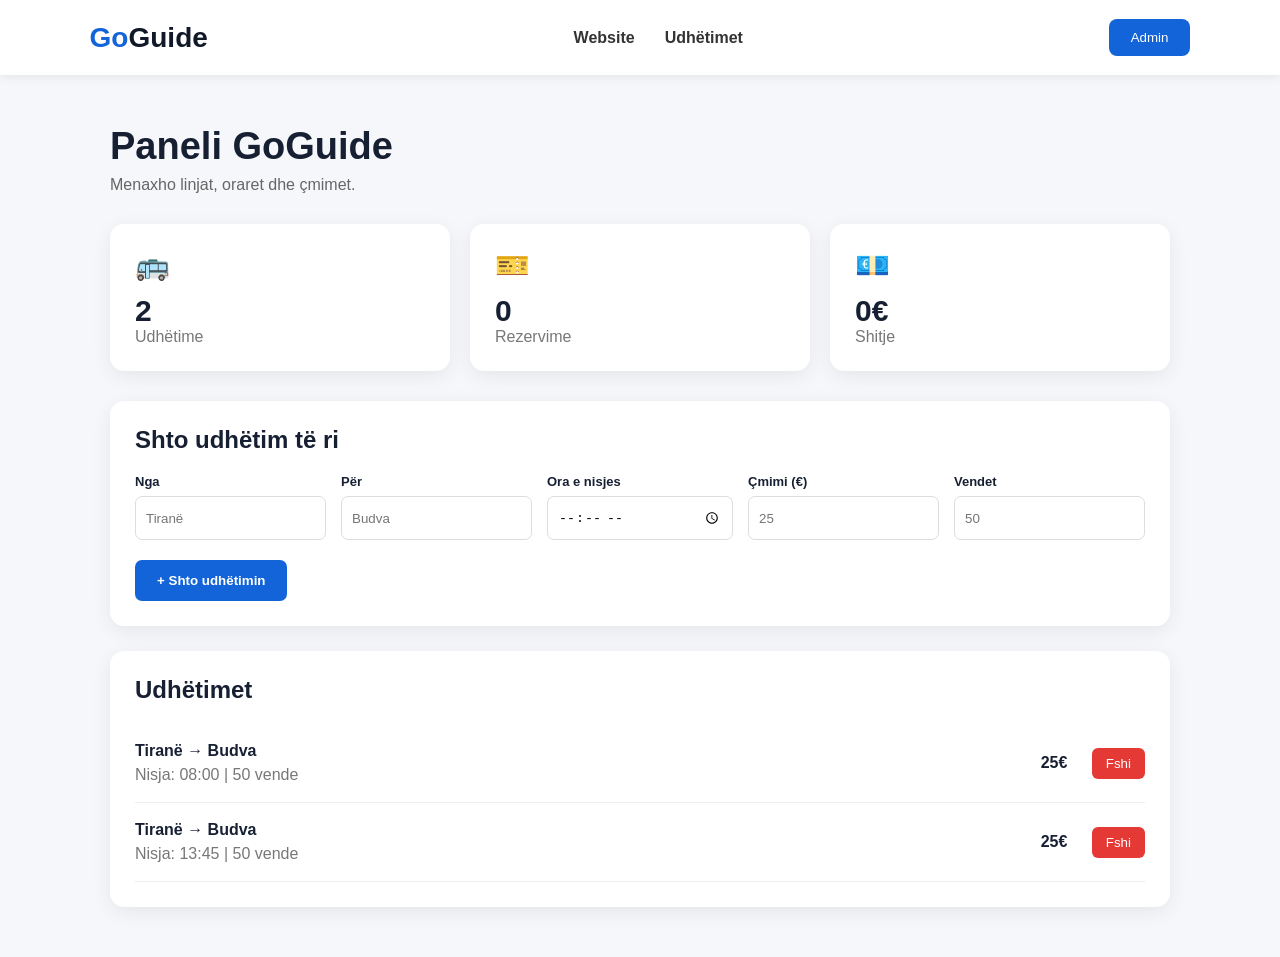
<file: admin.html>
<!DOCTYPE html>
<html lang="sq">
<head>
    <meta charset="UTF-8">
    <meta name="viewport" content="width=device-width, initial-scale=1.0">
    <title>GoGuide - Admin</title>
    <link rel="stylesheet" href="style.css">
</head>

<body>

<header>
    <div class="logo">Go<span>Guide</span></div>

    <nav>
        <a href="index.html">Website</a>
        <a href="results.html">Udhëtimet</a>
    </nav>

    <button class="login">Admin</button>
</header>


<main class="admin">

    <h1>Paneli GoGuide</h1>
    <p class="admin-subtitle">
        Menaxho linjat, oraret dhe çmimet.
    </p>


    <section class="admin-grid">

        <div class="admin-card">
            <span>🚌</span>
            <h2 id="total-trips">0</h2>
            <p>Udhëtime</p>
        </div>

        <div class="admin-card">
            <span>🎫</span>
            <h2 id="total-bookings">0</h2>
            <p>Rezervime</p>
        </div>

        <div class="admin-card">
            <span>💶</span>
            <h2 id="total-sales">0€</h2>
            <p>Shitje</p>
        </div>

    </section>


    <section class="admin-form">

        <h2>Shto udhëtim të ri</h2>

        <div class="form-grid">

            <div>
                <label>Nga</label>
                <input id="new-from" type="text" placeholder="Tiranë">
            </div>

            <div>
                <label>Për</label>
                <input id="new-to" type="text" placeholder="Budva">
            </div>

            <div>
                <label>Ora e nisjes</label>
                <input id="new-time" type="time">
            </div>

            <div>
                <label>Çmimi (€)</label>
                <input id="new-price" type="number" placeholder="25">
            </div>

            <div>
                <label>Vendet</label>
                <input id="new-seats" type="number" placeholder="50">
            </div>

        </div>

        <button class="add-trip" onclick="addTrip()">
            + Shto udhëtimin
        </button>

    </section>


    <section class="trip-list">

        <h2>Udhëtimet</h2>

        <div id="trips"></div>

    </section>

</main>


<script>

let trips = JSON.parse(localStorage.getItem("goguideTrips")) || [
    {
        from: "Tiranë",
        to: "Budva",
        time: "08:00",
        price: 25,
        seats: 50
    },
    {
        from: "Tiranë",
        to: "Budva",
        time: "13:45",
        price: 25,
        seats: 50
    }
];


function saveTrips() {
    localStorage.setItem(
        "goguideTrips",
        JSON.stringify(trips)
    );
}


function displayTrips() {

    const container = document.getElementById("trips");

    container.innerHTML = "";

    trips.forEach((trip, index) => {

        const div = document.createElement("div");

        div.className = "admin-trip";

        div.innerHTML = `
            <div>
                <strong>
                    ${trip.from} → ${trip.to}
                </strong>

                <p>
                    Nisja: ${trip.time}
                    | ${trip.seats} vende
                </p>
            </div>

            <div>
                <strong>${trip.price}€</strong>

                <button onclick="deleteTrip(${index})">
                    Fshi
                </button>
            </div>
        `;

        container.appendChild(div);

    });

    document.getElementById("total-trips").innerText =
        trips.length;
}


function addTrip() {

    const from =
        document.getElementById("new-from").value;

    const to =
        document.getElementById("new-to").value;

    const time =
        document.getElementById("new-time").value;

    const price =
        document.getElementById("new-price").value;

    const seats =
        document.getElementById("new-seats").value;


    if (!from || !to || !time || !price || !seats) {

        alert("Plotëso të gjitha fushat.");

        return;
    }


    trips.push({

        from: from,
        to: to,
        time: time,
        price: Number(price),
        seats: Number(seats)

    });


    saveTrips();

    displayTrips();


    document.getElementById("new-from").value = "";
    document.getElementById("new-to").value = "";
    document.getElementById("new-time").value = "";
    document.getElementById("new-price").value = "";
    document.getElementById("new-seats").value = "";

}


function deleteTrip(index) {

    trips.splice(index, 1);

    saveTrips();

    displayTrips();

}


displayTrips();

</script>

</body>
</html>
</file>
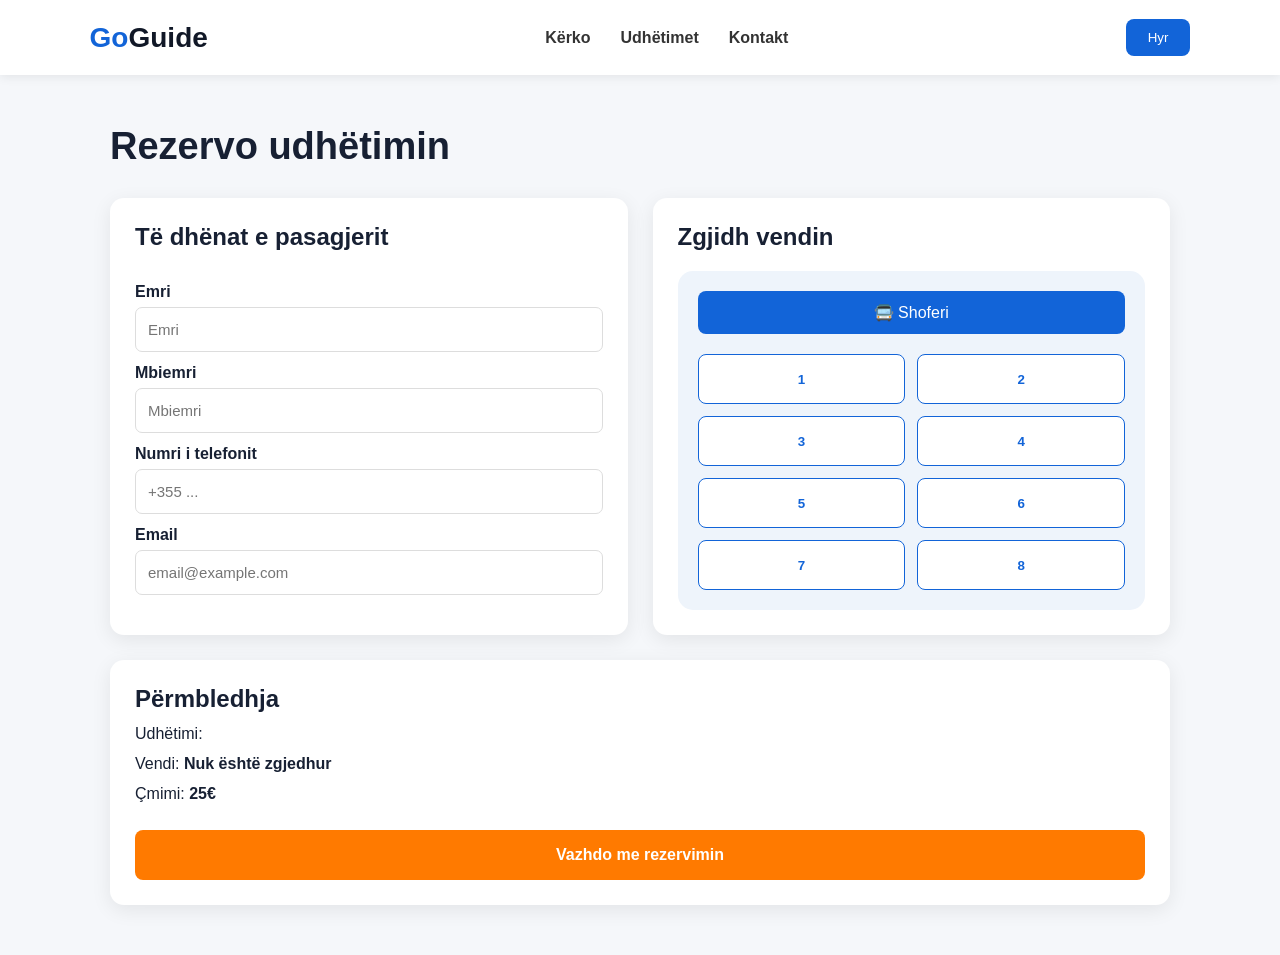
<file: booking.html>
<!DOCTYPE html>
<html lang="sq">
<head>
    <meta charset="UTF-8">
    <meta name="viewport" content="width=device-width, initial-scale=1.0">
    <title>GoGuide - Rezervimi</title>
    <link rel="stylesheet" href="style.css">
</head>

<body>

<header>
    <div class="logo">Go<span>Guide</span></div>

    <nav>
        <a href="index.html">Kërko</a>
        <a href="results.html">Udhëtimet</a>
        <a href="#">Kontakt</a>
    </nav>

    <button class="login">Hyr</button>
</header>

<main>

<section class="booking">

    <h1>Rezervo udhëtimin</h1>

    <p id="booking-route"></p>

    <div class="booking-container">

        <div class="passenger-form">

            <h2>Të dhënat e pasagjerit</h2>

            <label>Emri</label>
            <input type="text" id="name" placeholder="Emri">

            <label>Mbiemri</label>
            <input type="text" id="surname" placeholder="Mbiemri">

            <label>Numri i telefonit</label>
            <input type="tel" id="phone" placeholder="+355 ...">

            <label>Email</label>
            <input type="email" id="email" placeholder="email@example.com">

        </div>


        <div class="seat-section">

            <h2>Zgjidh vendin</h2>

            <div class="bus">

                <div class="driver">
                    🚍 Shoferi
                </div>

                <div class="seats">

                    <button class="seat">1</button>
                    <button class="seat">2</button>

                    <button class="seat">3</button>
                    <button class="seat">4</button>

                    <button class="seat">5</button>
                    <button class="seat">6</button>

                    <button class="seat">7</button>
                    <button class="seat">8</button>

                </div>

            </div>

        </div>

    </div>


    <div class="booking-summary">

        <h2>Përmbledhja</h2>

        <p>Udhëtimi: <strong id="summary-route"></strong></p>

        <p>Vendi: <strong id="selected-seat">Nuk është zgjedhur</strong></p>

        <p>Çmimi: <strong>25€</strong></p>

        <button id="continue-button">
            Vazhdo me rezervimin
        </button>

    </div>

</section>

</main>


<script>

const from = localStorage.getItem("from");
const to = localStorage.getItem("to");
const date = localStorage.getItem("date");

document.getElementById("booking-route").innerText =
    ${from} → ${to} | ${date};

document.getElementById("summary-route").innerText =
    ${from} → ${to};

const seats = document.querySelectorAll(".seat");
const selectedSeat = document.getElementById("selected-seat");

let currentSeat = null;

seats.forEach(seat => {

    seat.addEventListener("click", function () {

        seats.forEach(s => s.classList.remove("selected"));

        this.classList.add("selected");

        currentSeat = this.innerText;

        selectedSeat.innerText = currentSeat;

    });

});


document.getElementById("continue-button")
.addEventListener("click", function () {

    const name = document.getElementById("name").value;
    const surname = document.getElementById("surname").value;
    const phone = document.getElementById("phone").value;
    const email = document.getElementById("email").value;

    if (!name || !surname || !phone || !email || !currentSeat) {

        alert("Ju lutem plotësoni të gjitha të dhënat dhe zgjidhni vendin.");

        return;
    }

    localStorage.setItem("passengerName", name);
    localStorage.setItem("passengerSurname", surname);
    localStorage.setItem("passengerPhone", phone);
    localStorage.setItem("passengerEmail", email);
    localStorage.setItem("seat", currentSeat);

    window.location.href = "ticket.html";

});

</script>

</body>
</html>
</file>
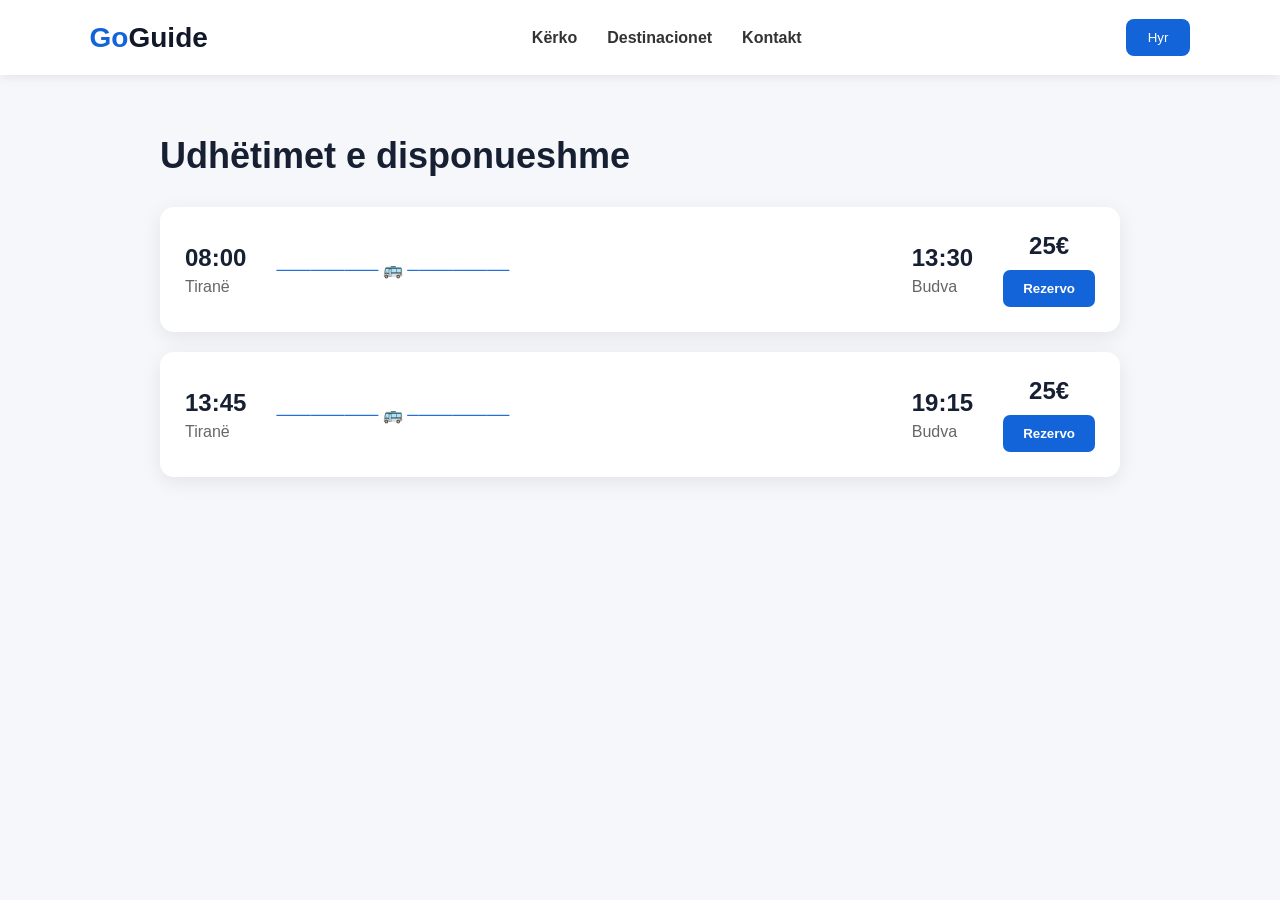
<file: result.html>
<!DOCTYPE html>
<html lang="sq">

<head>
    <meta charset="UTF-8">
    <meta name="viewport" content="width=device-width, initial-scale=1.0">

    <title>GoGuide - Rezultatet</title>

    <link rel="stylesheet" href="style.css">
</head>

<body>

<header>

    <div class="logo">
        Go<span>Guide</span>
    </div>

    <nav>
        <a href="index.html">Kërko</a>
        <a href="#">Destinacionet</a>
        <a href="#">Kontakt</a>
    </nav>

    <button class="login">
        Hyr
    </button>

</header>


<main>

<section class="results">

    <h1>Udhëtimet e disponueshme</h1>

    <p id="route"></p>


    <div class="trip">

        <div class="trip-time">

            <strong>08:00</strong>

            <span>Tiranë</span>

        </div>


        <div class="trip-line">

            ───────── 🚌 ─────────

        </div>


        <div class="trip-time">

            <strong>13:30</strong>

            <span>Budva</span>

        </div>


        <div class="price">

            <strong>25€</strong>

            <button onclick="bookTrip()">
                Rezervo
            </button>

        </div>

    </div>


    <div class="trip">

        <div class="trip-time">

            <strong>13:45</strong>

            <span>Tiranë</span>

        </div>


        <div class="trip-line">

            ───────── 🚌 ─────────

        </div>


        <div class="trip-time">

            <strong>19:15</strong>

            <span>Budva</span>

        </div>


        <div class="price">

            <strong>25€</strong>

            <button onclick="bookTrip()">
                Rezervo
            </button>

        </div>

    </div>

</section>

</main>


<script>

const from = localStorage.getItem("from");
const to = localStorage.getItem("to");
const date = localStorage.getItem("date");

document.getElementById("route").innerHTML =
    ${from} → ${to} | ${date};


function bookTrip() {

    window.location.href = "booking.html";

}

</script>

</body>

</html>
</file>
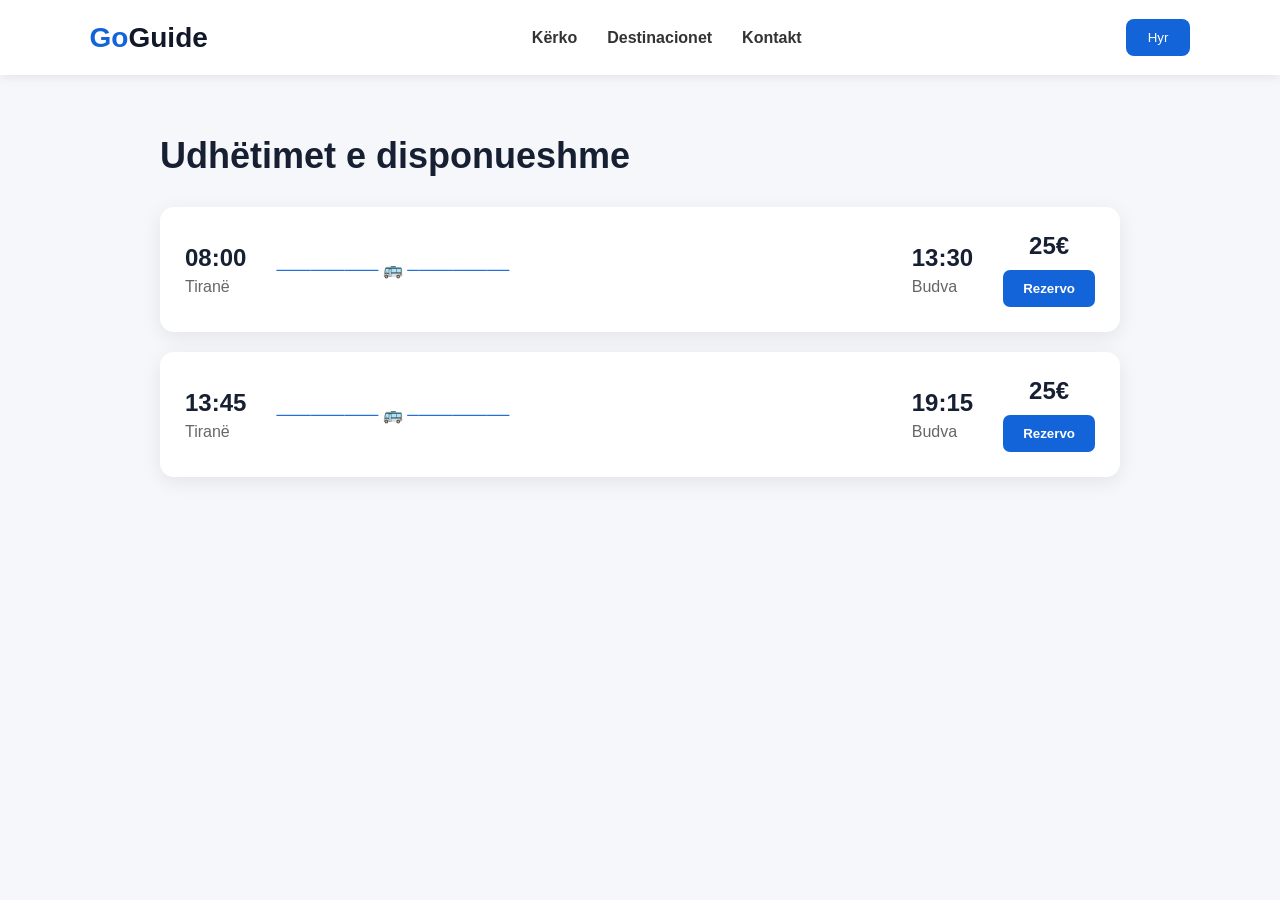
<file: results.html>
<!DOCTYPE html>
<html lang="sq">

<head>
    <meta charset="UTF-8">
    <meta name="viewport" content="width=device-width, initial-scale=1.0">

    <title>GoGuide - Rezultatet</title>

    <link rel="stylesheet" href="style.css">
</head>

<body>

<header>

    <div class="logo">
        Go<span>Guide</span>
    </div>

    <nav>
        <a href="index.html">Kërko</a>
        <a href="#">Destinacionet</a>
        <a href="#">Kontakt</a>
    </nav>

    <button class="login">
        Hyr
    </button>

</header>


<main>

<section class="results">

    <h1>Udhëtimet e disponueshme</h1>

    <p id="route"></p>


    <div class="trip">

        <div class="trip-time">

            <strong>08:00</strong>

            <span>Tiranë</span>

        </div>


        <div class="trip-line">

            ───────── 🚌 ─────────

        </div>


        <div class="trip-time">

            <strong>13:30</strong>

            <span>Budva</span>

        </div>


        <div class="price">

            <strong>25€</strong>

            <button onclick="bookTrip()">
                Rezervo
            </button>

        </div>

    </div>


    <div class="trip">

        <div class="trip-time">

            <strong>13:45</strong>

            <span>Tiranë</span>

        </div>


        <div class="trip-line">

            ───────── 🚌 ─────────

        </div>


        <div class="trip-time">

            <strong>19:15</strong>

            <span>Budva</span>

        </div>


        <div class="price">

            <strong>25€</strong>

            <button onclick="bookTrip()">
                Rezervo
            </button>

        </div>

    </div>

</section>

</main>


<script>

const from = localStorage.getItem("from");
const to = localStorage.getItem("to");
const date = localStorage.getItem("date");

document.getElementById("route").innerHTML =
    ${from} → ${to} | ${date};


function bookTrip() {

    window.location.href = "booking.html";

}

</script>

</body>

</html>
</file>
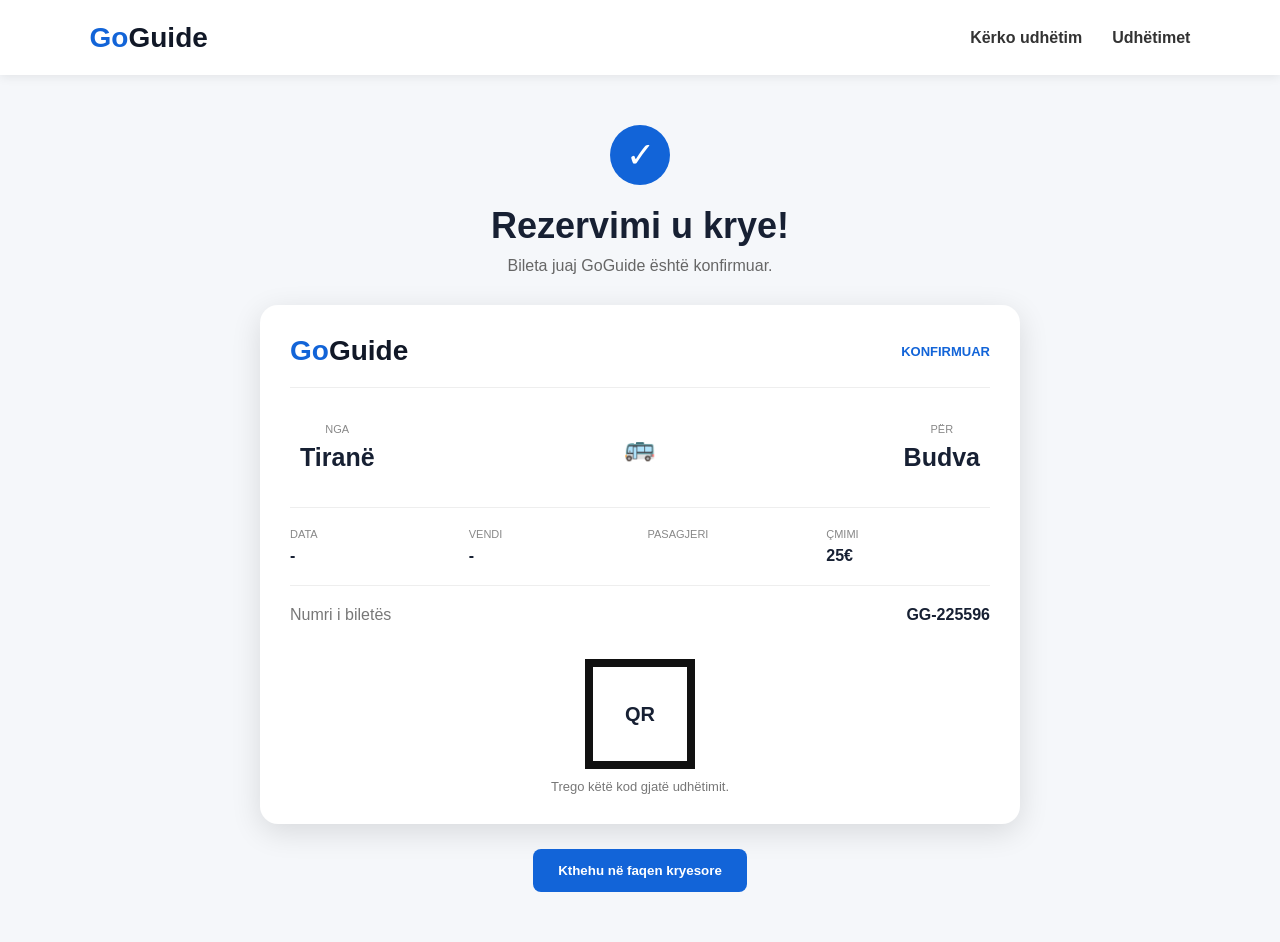
<file: ticket.html>
<!DOCTYPE html>
<html lang="sq">
<head>
    <meta charset="UTF-8">
    <meta name="viewport" content="width=device-width, initial-scale=1.0">

    <title>GoGuide - Bileta ime</title>

    <link rel="stylesheet" href="style.css">
</head>

<body>

<header>

    <div class="logo">
        Go<span>Guide</span>
    </div>

    <nav>
        <a href="index.html">Kërko udhëtim</a>
        <a href="results.html">Udhëtimet</a>
    </nav>

</header>


<main>

<section class="ticket-page">

    <div class="success">
        ✓
    </div>

    <h1>Rezervimi u krye!</h1>

    <p class="success-text">
        Bileta juaj GoGuide është konfirmuar.
    </p>


    <div class="ticket">

        <div class="ticket-header">

            <div class="logo">
                Go<span>Guide</span>
            </div>

            <span class="ticket-status">
                KONFIRMUAR
            </span>

        </div>


        <div class="route">

            <div>
                <small>NGA</small>
                <strong id="ticket-from">Tiranë</strong>
            </div>

            <div class="arrow">
                🚌
            </div>

            <div>
                <small>PËR</small>
                <strong id="ticket-to">Budva</strong>
            </div>

        </div>


        <div class="ticket-info">

            <div>
                <small>DATA</small>
                <strong id="ticket-date"></strong>
            </div>

            <div>
                <small>VENDI</small>
                <strong id="ticket-seat"></strong>
            </div>

            <div>
                <small>PASAGJERI</small>
                <strong id="ticket-name"></strong>
            </div>

            <div>
                <small>ÇMIMI</small>
                <strong>25€</strong>
            </div>

        </div>


        <div class="ticket-number">

            <span>Numri i biletës</span>

            <strong id="ticket-number"></strong>

        </div>


        <div class="qr">
            <div class="qr-box">
                QR
            </div>

            <p>
                Trego këtë kod gjatë udhëtimit.
            </p>
        </div>


    </div>


    <button class="home-button" onclick="goHome()">
        Kthehu në faqen kryesore
    </button>

</section>

</main>


<script>

const from = localStorage.getItem("from") || "Tiranë";
const to = localStorage.getItem("to") || "Budva";
const date = localStorage.getItem("date") || "-";

const name = localStorage.getItem("passengerName") || "";
const surname = localStorage.getItem("passengerSurname") || "";

const seat = localStorage.getItem("seat") || "-";


document.getElementById("ticket-from").innerText = from;

document.getElementById("ticket-to").innerText = to;

document.getElementById("ticket-date").innerText = date;

document.getElementById("ticket-seat").innerText = seat;

document.getElementById("ticket-name").innerText =
    name + " " + surname;


const ticketNumber =
    "GG-" + Math.floor(100000 + Math.random() * 900000);

document.getElementById("ticket-number").innerText =
    ticketNumber;


function goHome() {

    window.location.href = "index.html";

}

</script>

</body>
</html>
</file>
<file: style.css>
* {
    box-sizing: border-box;
    margin: 0;
    padding: 0;
}

body {
    font-family: Arial, sans-serif;
    background: #f5f7fa;
    color: #172033;
}

header {
    height: 75px;
    background: white;
    display: flex;
    align-items: center;
    justify-content: space-between;
    padding: 0 7%;
    box-shadow: 0 2px 10px rgba(0,0,0,0.08);
}

.logo {
    font-size: 28px;
    font-weight: 800;
    color: #1264d8;
}

.logo span {
    color: #111827;
}

nav {
    display: flex;
    gap: 30px;
}

nav a {
    text-decoration: none;
    color: #333;
    font-weight: 600;
}

.login {
    border: none;
    background: #1264d8;
    color: white;
    padding: 11px 22px;
    border-radius: 8px;
    cursor: pointer;
}

.hero {
    min-height: 520px;
    display: flex;
    align-items: center;
    justify-content: center;
    background: linear-gradient(120deg, #0d5bd7, #1597e5);
    padding: 50px 20px;
}

.hero-content {
    width: 1100px;
    color: white;
}

.hero h1 {
    font-size: 52px;
    margin-bottom: 20px;
}

.hero p {
    font-size: 19px;
    line-height: 1.6;
    max-width: 650px;
    margin-bottom: 35px;
}

.search-box {
    background: white;
    padding: 20px;
    border-radius: 14px;
    display: flex;
    gap: 15px;
    align-items: end;
    box-shadow: 0 10px 30px rgba(0,0,0,0.2);
}

.field {
    display: flex;
    flex-direction: column;
    gap: 7px;
    flex: 1;
}

.field label {
    color: #333;
    font-size: 13px;
    font-weight: bold;
}

.field select,
.field input {
    height: 48px;
    border: 1px solid #ddd;
    border-radius: 7px;
    padding: 0 12px;
    font-size: 15px;
}

.search-button {
    height: 48px;
    border: none;
    background: #ff7a00;
    color: white;
    font-weight: bold;
    padding: 0 25px;
    border-radius: 7px;
    cursor: pointer;
}

.destinations {
    max-width: 1100px;
    margin: 60px auto;
    padding: 0 20px;
}

.destinations h2 {
    font-size: 30px;
    margin-bottom: 30px;
}

.cards {
    display: grid;
    grid-template-columns: repeat(3, 1fr);
    gap: 20px;
}

.card {
    background: white;
    padding: 25px;
    border-radius: 12px;
    box-shadow: 0 5px 20px rgba(0,0,0,0.07);
}

.card h3 {
    margin-bottom: 12px;
}

.card p {
    color: #666;
    margin-bottom: 15px;
}

.card strong {
    color: #1264d8;
}

footer {
    background: #111827;
    color: white;
    text-align: center;
    padding: 25px;
}

@media (max-width: 800px) {

    nav {
        display: none;
    }

    .hero h1 {
        font-size: 38px;
    }

    .search-box {
        flex-direction: column;
        align-items: stretch;
    }

    .cards {
        grid-template-columns: 1fr;
    }
}
.results {
    max-width: 1000px;
    margin: 60px auto;
    padding: 0 20px;
}

.results h1 {
    font-size: 36px;
    margin-bottom: 10px;
}

#route {
    color: #666;
    margin-bottom: 30px;
}

.trip {
    background: white;
    border-radius: 14px;
    padding: 25px;
    margin-bottom: 20px;
    display: flex;
    align-items: center;
    gap: 30px;
    box-shadow: 0 5px 20px rgba(0,0,0,0.08);
}

.trip-time {
    display: flex;
    flex-direction: column;
    gap: 6px;
}

.trip-time strong {
    font-size: 24px;
}

.trip-time span {
    color: #666;
}

.trip-line {
    color: #1264d8;
    flex: 1;
}

.price {
    display: flex;
    flex-direction: column;
    align-items: center;
    gap: 10px;
}

.price strong {
    font-size: 24px;
}

.price button {
    border: none;
    background: #1264d8;
    color: white;
    padding: 11px 20px;
    border-radius: 7px;
    cursor: pointer;
    font-weight: bold;
}

@media (max-width: 700px) {

    .trip {
        flex-direction: column;
        align-items: stretch;
    }

    .trip-line {
        text-align: center;
    }

    .price {
        align-items: stretch;
    }
}

.booking {
    max-width: 1100px;
    margin: 50px auto;
    padding: 0 20px;
}

.booking h1 {
    font-size: 38px;
    margin-bottom: 10px;
}

#booking-route {
    color: #666;
    margin-bottom: 30px;
}

.booking-container {
    display: grid;
    grid-template-columns: 1fr 1fr;
    gap: 25px;
}

.passenger-form,
.seat-section,
.booking-summary {
    background: white;
    padding: 25px;
    border-radius: 14px;
    box-shadow: 0 5px 20px rgba(0,0,0,0.08);
}

.passenger-form {
    display: flex;
    flex-direction: column;
}

.passenger-form h2,
.seat-section h2 {
    margin-bottom: 20px;
}

.passenger-form label {
    margin-top: 12px;
    margin-bottom: 6px;
    font-weight: bold;
}

.passenger-form input {
    height: 45px;
    border: 1px solid #ddd;
    border-radius: 7px;
    padding: 0 12px;
    font-size: 15px;
}

.bus {
    background: #eef4fb;
    border-radius: 15px;
    padding: 20px;
}

.driver {
    background: #1264d8;
    color: white;
    padding: 12px;
    text-align: center;
    border-radius: 8px;
    margin-bottom: 20px;
}

.seats {
    display: grid;
    grid-template-columns: 1fr 1fr;
    gap: 12px;
}

.seat {
    height: 50px;
    border: 1px solid #1264d8;
    background: white;
    color: #1264d8;
    border-radius: 8px;
    font-weight: bold;
    cursor: pointer;
}

.seat:hover {
    background: #e8f1ff;
}

.seat.selected {
    background: #1264d8;
    color: white;
}

.booking-summary {
    margin-top: 25px;
}

.booking-summary p {
    margin: 12px 0;
}

#continue-button {
    margin-top: 15px;
    width: 100%;
    height: 50px;
    border: none;
    background: #ff7a00;
    color: white;
    font-size: 16px;
    font-weight: bold;
    border-radius: 8px;
    cursor: pointer;
}

@media (max-width: 800px) {

    .booking-container {
        grid-template-columns: 1fr;
    }
}
.ticket-page {
    max-width: 800px;
    margin: 50px auto;
    padding: 0 20px;
    text-align: center;
}

.success {
    width: 60px;
    height: 60px;
    margin: auto;
    border-radius: 50%;
    background: #1264d8;
    color: white;
    font-size: 35px;
    line-height: 60px;
}

.ticket-page h1 {
    margin-top: 20px;
    font-size: 36px;
}

.success-text {
    color: #666;
    margin: 10px 0 30px;
}

.ticket {
    background: white;
    border-radius: 18px;
    padding: 30px;
    text-align: left;
    box-shadow: 0 8px 30px rgba(0,0,0,0.12);
}

.ticket-header {
    display: flex;
    justify-content: space-between;
    align-items: center;
    border-bottom: 1px solid #eee;
    padding-bottom: 20px;
}

.ticket-status {
    color: #1264d8;
    font-weight: bold;
    font-size: 13px;
}

.route {
    display: flex;
    justify-content: space-between;
    align-items: center;
    text-align: center;
    padding: 35px 10px;
}

.route div {
    display: flex;
    flex-direction: column;
    gap: 8px;
}

.route small,
.ticket-info small {
    color: #888;
    font-size: 11px;
}

.route strong {
    font-size: 25px;
}

.arrow {
    font-size: 25px;
}

.ticket-info {
    display: grid;
    grid-template-columns: repeat(4, 1fr);
    gap: 15px;
    padding: 20px 0;
    border-top: 1px solid #eee;
    border-bottom: 1px solid #eee;
}

.ticket-info div {
    display: flex;
    flex-direction: column;
    gap: 7px;
}

.ticket-number {
    display: flex;
    justify-content: space-between;
    padding: 20px 0;
}

.ticket-number span {
    color: #777;
}

.qr {
    text-align: center;
    margin-top: 15px;
}

.qr-box {
    width: 110px;
    height: 110px;
    margin: auto;
    display: flex;
    align-items: center;
    justify-content: center;
    border: 8px solid #111;
    font-weight: bold;
    font-size: 20px;
}

.qr p {
    color: #777;
    font-size: 13px;
    margin-top: 10px;
}

.home-button {
    margin-top: 25px;
    border: none;
    background: #1264d8;
    color: white;
    padding: 14px 25px;
    border-radius: 8px;
    font-weight: bold;
    cursor: pointer;
}

@media (max-width: 700px) {

    .ticket-info {
        grid-template-columns: 1fr 1fr;
    }

    .route strong {
        font-size: 20px;
    }
}
.admin {
    max-width: 1100px;
    margin: 50px auto;
    padding: 0 20px;
}

.admin h1 {
    font-size: 38px;
}

.admin-subtitle {
    color: #666;
    margin-top: 8px;
    margin-bottom: 30px;
}

.admin-grid {
    display: grid;
    grid-template-columns: repeat(3, 1fr);
    gap: 20px;
    margin-bottom: 30px;
}

.admin-card {
    background: white;
    padding: 25px;
    border-radius: 14px;
    box-shadow: 0 5px 20px rgba(0,0,0,0.07);
}

.admin-card span {
    font-size: 28px;
}

.admin-card h2 {
    font-size: 30px;
    margin-top: 12px;
}

.admin-card p {
    color: #777;
}

.admin-form,
.trip-list {
    background: white;
    padding: 25px;
    border-radius: 14px;
    box-shadow: 0 5px 20px rgba(0,0,0,0.07);
    margin-bottom: 25px;
}

.admin-form h2,
.trip-list h2 {
    margin-bottom: 20px;
}

.form-grid {
    display: grid;
    grid-template-columns: repeat(5, 1fr);
    gap: 15px;
}

.form-grid div {
    display: flex;
    flex-direction: column;
}

.form-grid label {
    font-size: 13px;
    font-weight: bold;
    margin-bottom: 7px;
}

.form-grid input {
    height: 44px;
    border: 1px solid #ddd;
    border-radius: 7px;
    padding: 0 10px;
}

.add-trip {
    margin-top: 20px;
    background: #1264d8;
    color: white;
    border: none;
    padding: 13px 22px;
    border-radius: 7px;
    font-weight: bold;
    cursor: pointer;
}

.admin-trip {
    display: flex;
    justify-content: space-between;
    align-items: center;
    padding: 18px 0;
    border-bottom: 1px solid #eee;
}

.admin-trip p {
    color: #777;
    margin-top: 6px;
}

.admin-trip button {
    margin-left: 20px;
    background: #e53935;
    color: white;
    border: none;
    padding: 8px 14px;
    border-radius: 6px;
    cursor: pointer;
}

@media (max-width: 800px) {

    .admin-grid {
        grid-template-columns: 1fr;
    }

    .form-grid {
        grid-template-columns: 1fr;
    }

    .admin-trip {
        gap: 15px;
    }
}
</file>
